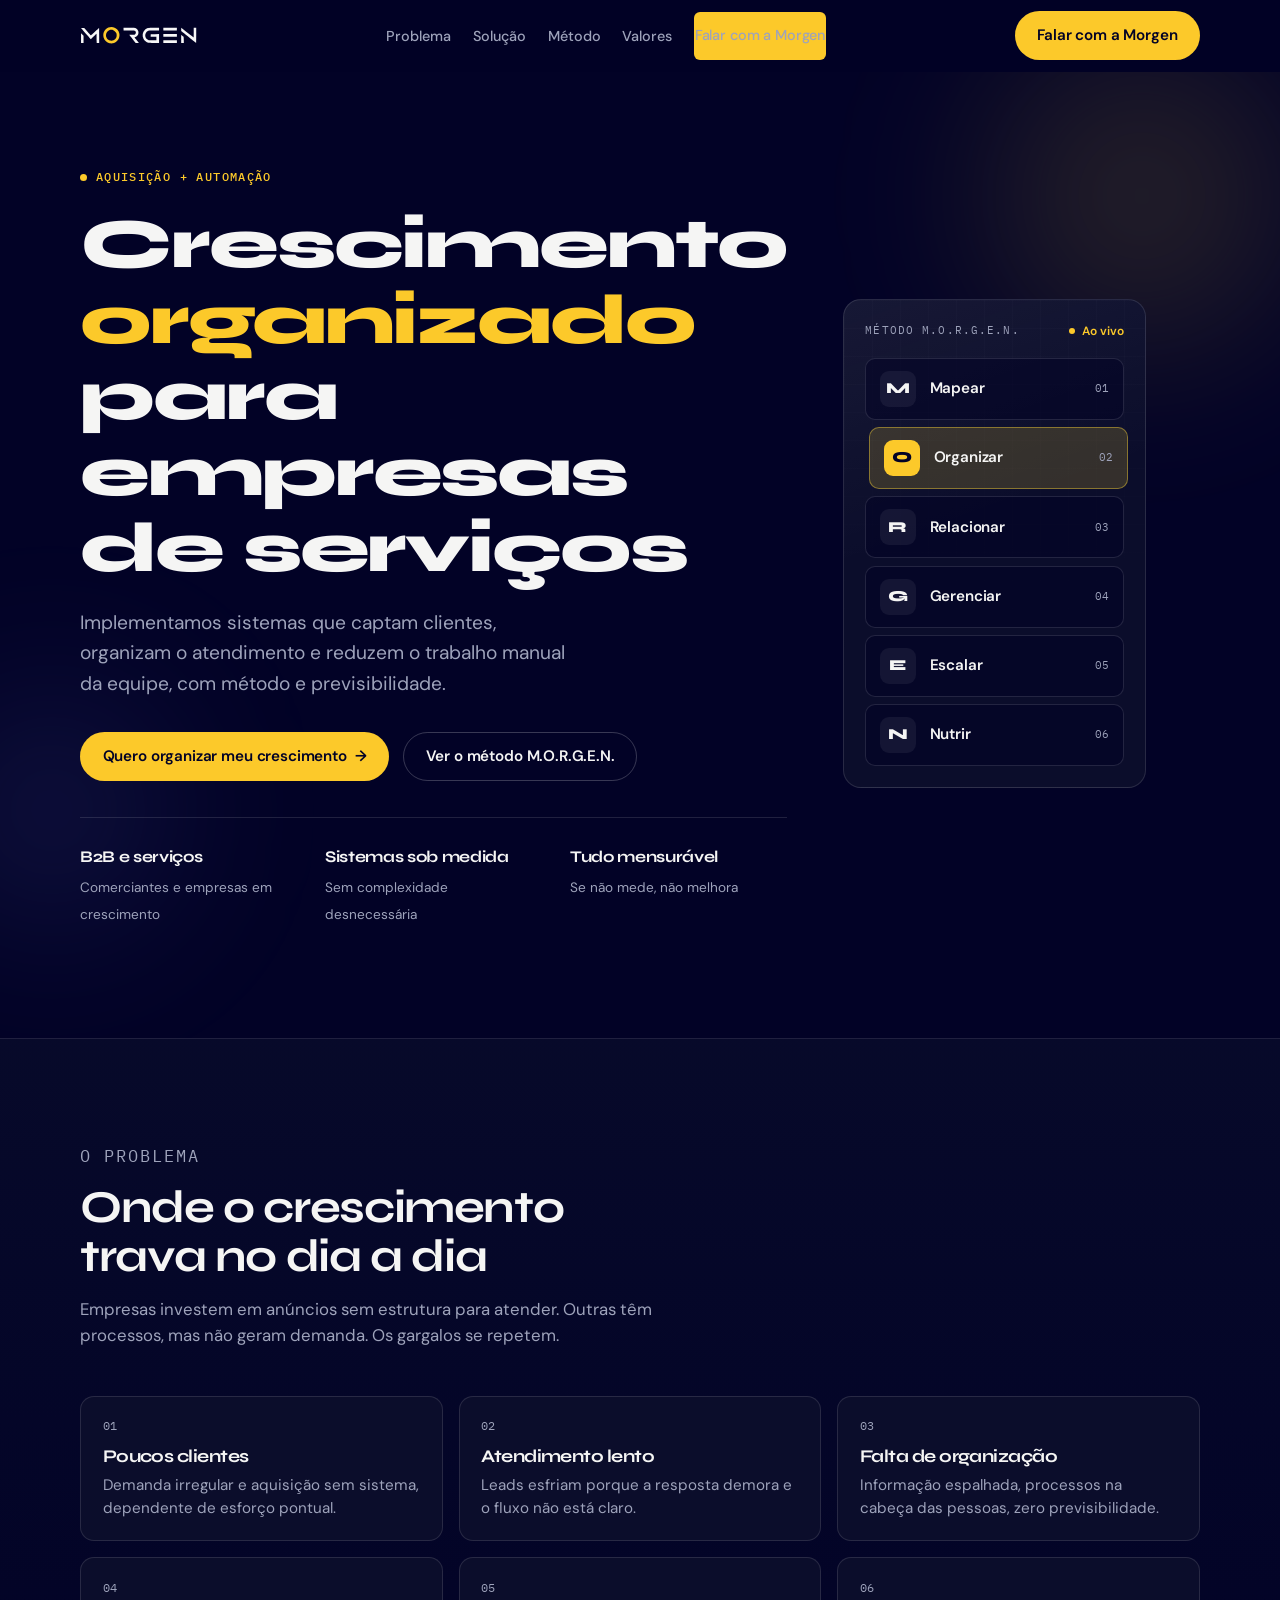
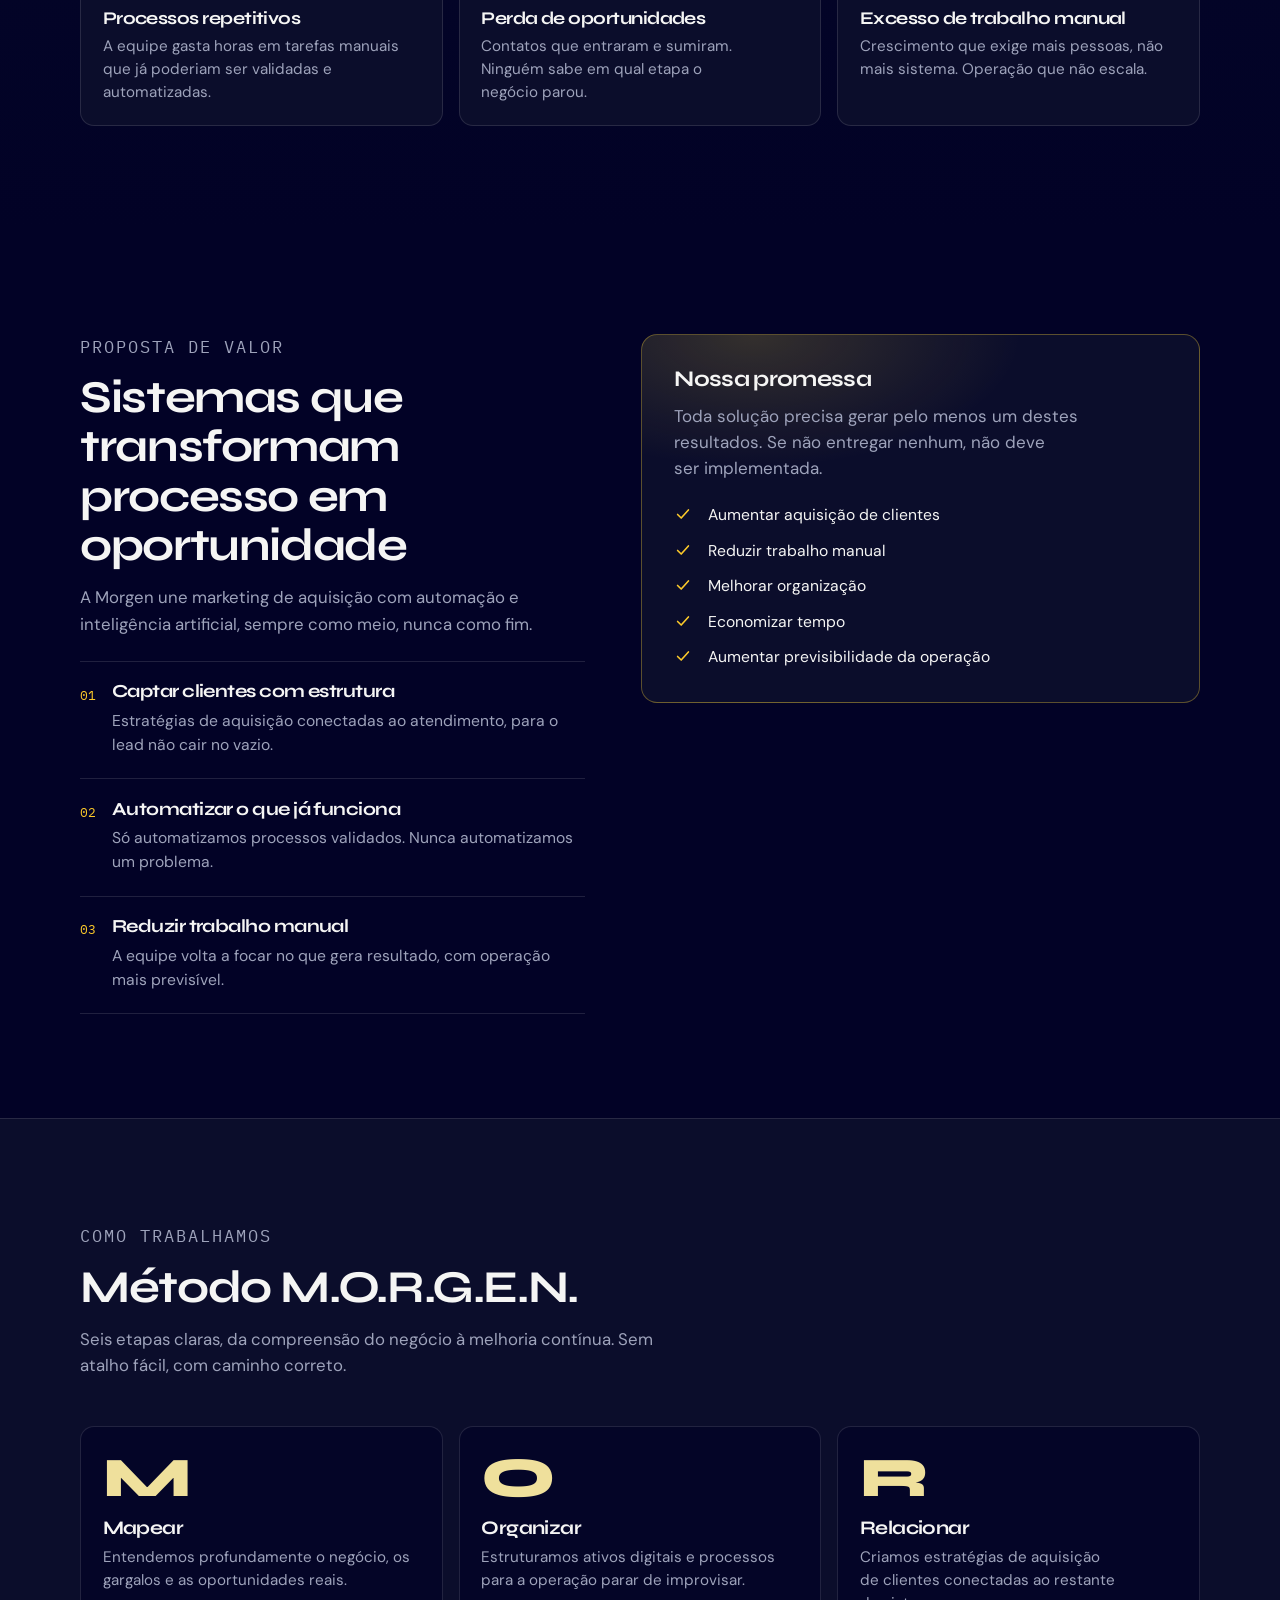
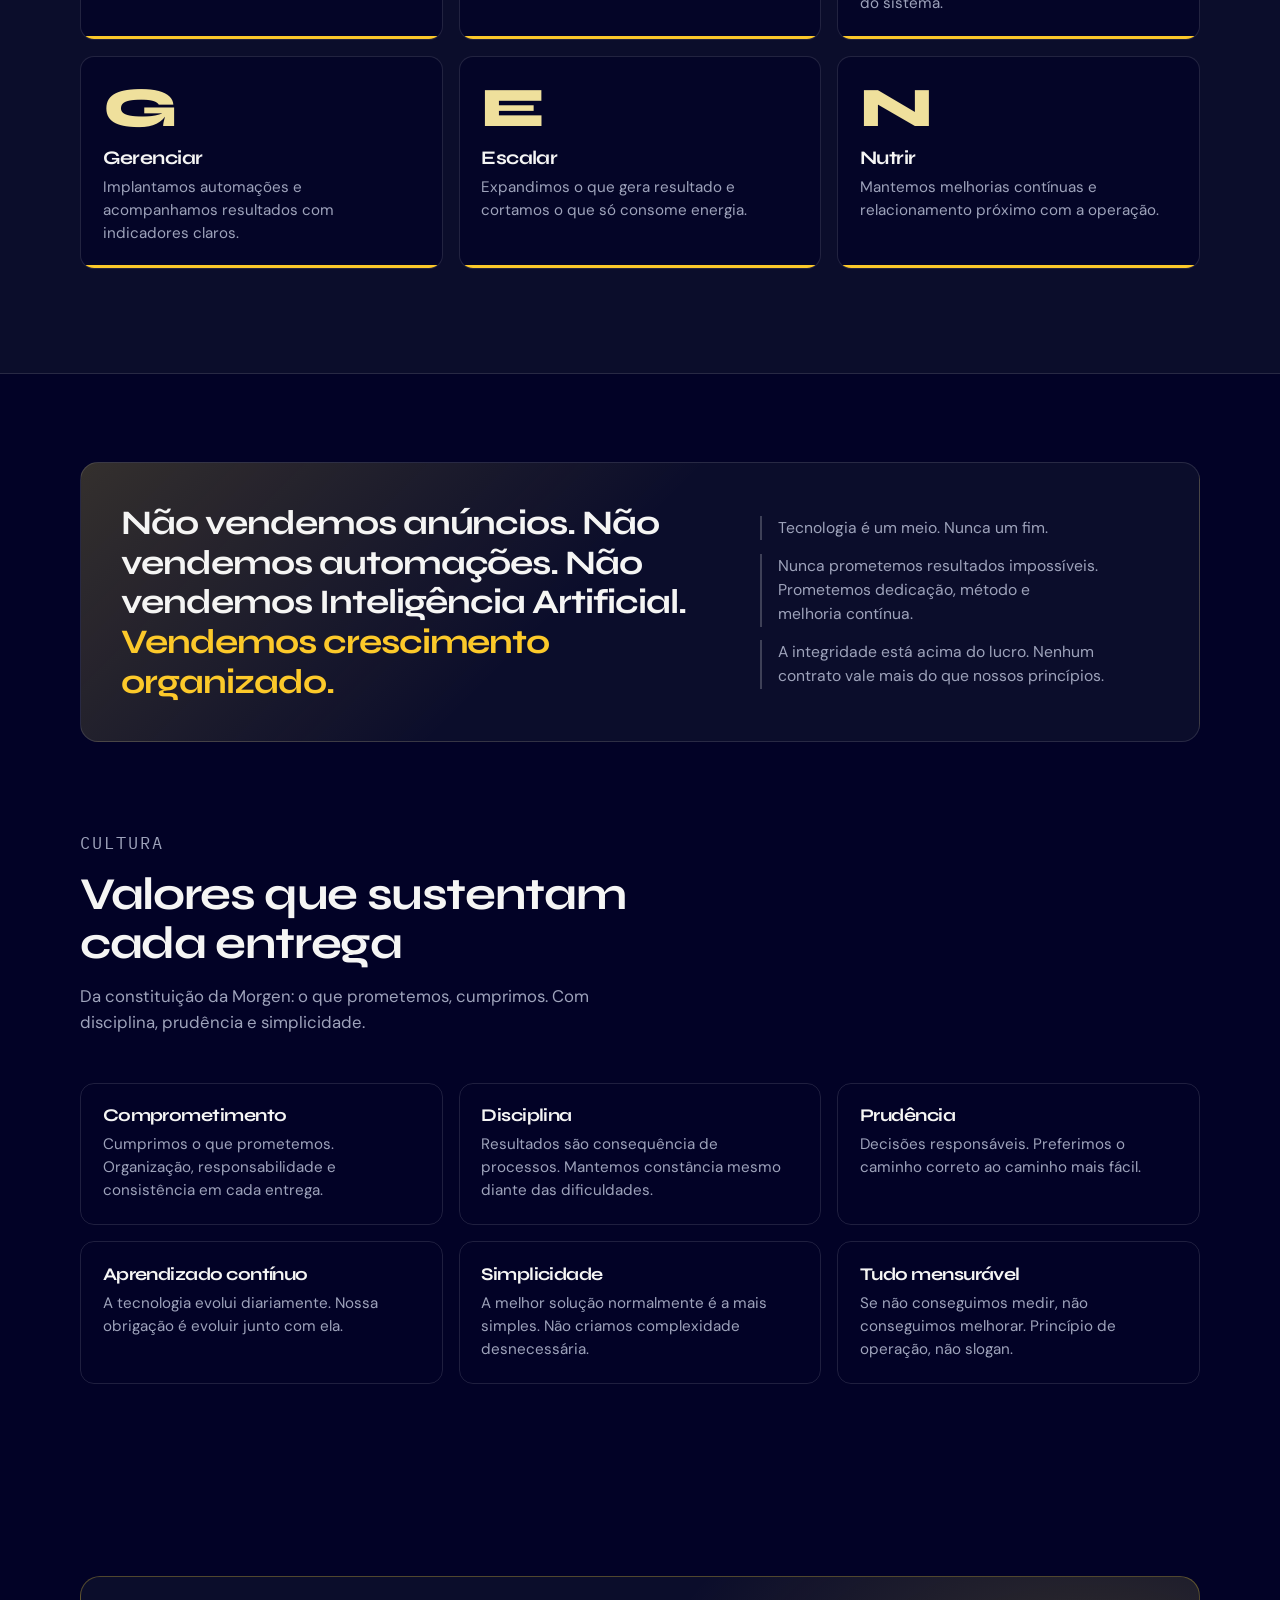
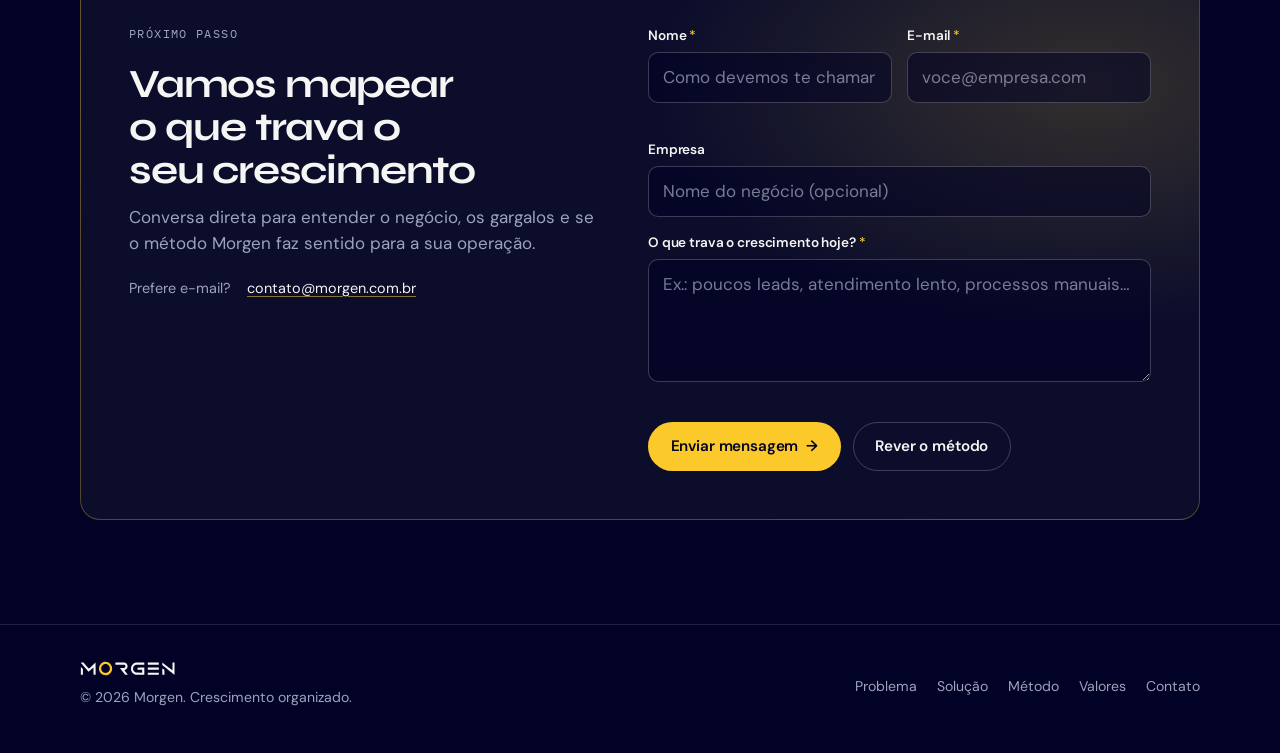
<file: morgen-landing.html>
<!DOCTYPE html>
<html lang="pt-BR">
<head>
  <meta charset="utf-8" />
  <meta name="viewport" content="width=device-width, initial-scale=1" />
  <title>Morgen · Crescimento organizado</title>
  <meta name="description" content="Sistemas que unem aquisição de clientes e automação para empresas de serviços crescerem com menos trabalho manual." />
  <meta name="theme-color" content="#020226" />
  <meta name="color-scheme" content="dark" />
  <link rel="preconnect" href="https://fonts.googleapis.com" />
  <link rel="preconnect" href="https://fonts.gstatic.com" crossorigin />
  <link href="https://fonts.googleapis.com/css2?family=DM+Sans:ital,opsz,wght@0,9..40,400;0,9..40,500;0,9..40,600;0,9..40,700;1,9..40,400&family=IBM+Plex+Mono:wght@400;500&family=Syne:wght@600;700;800&display=swap" rel="stylesheet" />
  <style>
    :root {
      --bg: oklch(13% 0.05 275);
      --bg-deep: #020226;
      --surface: oklch(18% 0.06 275);
      --surface-2: oklch(22% 0.055 275);
      --fg: oklch(97% 0.002 100);
      --muted: oklch(72% 0.035 275);
      --border: color-mix(in oklch, var(--fg) 12%, transparent);
      --border-strong: color-mix(in oklch, var(--fg) 22%, transparent);
      --accent: oklch(85% 0.16 95);
      --accent-hex: #fcc92a;
      --accent-soft: color-mix(in oklch, var(--accent) 18%, transparent);
      --accent-glow: color-mix(in oklch, var(--accent) 28%, transparent);
      --danger: oklch(68% 0.17 25);
      --danger-soft: oklch(55% 0.12 25 / 0.16);
      --success: oklch(78% 0.14 145);
      --success-soft: oklch(55% 0.12 145 / 0.16);
      --font-display: "Syne", system-ui, sans-serif;
      --font-body: "DM Sans", system-ui, sans-serif;
      --font-mono: "IBM Plex Mono", ui-monospace, monospace;
      --radius: 14px;
      --radius-sm: 10px;
      --max: 1120px;
      --ease: cubic-bezier(0.23, 1, 0.32, 1);
      --nav-h: 72px;
      --focus: 0 0 0 2px var(--bg-deep), 0 0 0 4px var(--accent-hex);
    }

    *, *::before, *::after { box-sizing: border-box; }
    html { scroll-behavior: smooth; }
    @media (prefers-reduced-motion: reduce) {
      html { scroll-behavior: auto; }
      *, *::before, *::after {
        animation-duration: 0.01ms !important;
        animation-iteration-count: 1 !important;
        transition-duration: 0.01ms !important;
      }
      .reveal { opacity: 1 !important; transform: none !important; }
    }

    body {
      margin: 0;
      font-family: var(--font-body);
      font-size: 17px;
      line-height: 1.55;
      color: var(--fg);
      background: var(--bg-deep);
      -webkit-font-smoothing: antialiased;
      overflow-x: hidden;
    }
    body.menu-open { overflow: hidden; }

    ::selection {
      background: color-mix(in oklch, var(--accent) 45%, transparent);
      color: var(--fg);
    }

    img, svg { display: block; max-width: 100%; }
    a { color: inherit; text-decoration: none; }
    button { font: inherit; cursor: pointer; border: 0; background: none; color: inherit; }
    input, textarea {
      font: inherit;
      color: inherit;
      background: transparent;
      border: 0;
      margin: 0;
      width: 100%;
    }
    h1, h2, h3 {
      font-family: var(--font-display);
      font-weight: 700;
      line-height: 1.08;
      letter-spacing: -0.03em;
      text-wrap: balance;
      margin: 0;
    }
    p { margin: 0; text-wrap: pretty; }

    :focus { outline: none; }
    :focus-visible {
      outline: 2px solid var(--accent-hex);
      outline-offset: 3px;
    }

    .skip-link {
      position: absolute;
      top: 0.75rem;
      left: 0.75rem;
      z-index: 200;
      padding: 0.65rem 1rem;
      border-radius: 999px;
      background: var(--accent-hex);
      color: var(--bg-deep);
      font-weight: 700;
      font-size: 0.9rem;
      transform: translateY(-160%);
      transition: transform 0.2s var(--ease);
    }
    .skip-link:focus {
      transform: none;
      outline: 2px solid var(--fg);
      outline-offset: 3px;
    }

    .wrap {
      width: min(100% - 2rem, var(--max));
      margin-inline: auto;
    }
    @media (min-width: 720px) {
      .wrap { width: min(100% - 2.5rem, var(--max)); }
    }

    .scroll-progress {
      position: fixed;
      top: 0; left: 0;
      height: 2px;
      width: 0%;
      background: var(--accent-hex);
      z-index: 100;
      pointer-events: none;
    }

    /* —— Nav —— */
    .nav {
      position: sticky;
      top: 0;
      z-index: 50;
      height: var(--nav-h);
      display: flex;
      align-items: center;
      border-bottom: 1px solid transparent;
      background: color-mix(in oklch, var(--bg-deep) 72%, transparent);
      backdrop-filter: blur(16px);
      -webkit-backdrop-filter: blur(16px);
      transition: border-color 0.3s var(--ease), background 0.3s var(--ease);
    }
    .nav.is-scrolled {
      border-bottom-color: var(--border);
      background: color-mix(in oklch, var(--bg-deep) 92%, transparent);
    }
    .nav-inner {
      width: min(100% - 2rem, var(--max));
      margin-inline: auto;
      display: flex;
      align-items: center;
      justify-content: space-between;
      gap: 1rem;
    }
    @media (min-width: 720px) {
      .nav-inner { width: min(100% - 2.5rem, var(--max)); gap: 1.5rem; }
    }
    .logo {
      display: flex;
      align-items: center;
      border-radius: 8px;
    }
    .logo:focus-visible { outline-offset: 4px; }
    .logo-mark { width: 110px; height: auto; }
    @media (min-width: 720px) { .logo-mark { width: 118px; } }
    .logo-mark svg { width: 100%; height: auto; }
    .nav-links {
      display: flex;
      align-items: center;
      gap: 0.25rem 1.35rem;
      list-style: none;
      margin: 0;
      padding: 0;
    }
    .nav-links a {
      font-size: 0.9rem;
      font-weight: 500;
      color: var(--muted);
      transition: color 0.2s var(--ease);
      border-radius: 6px;
      padding: 0.2rem 0;
    }
    .nav-links a:hover,
    .nav-links a[aria-current="true"] { color: var(--fg); }
    .nav-links a[aria-current="true"] {
      box-shadow: inset 0 -2px 0 var(--accent-hex);
    }
    .nav-actions {
      display: flex;
      align-items: center;
      gap: 0.65rem;
    }
    .nav-cta { display: none; }
    @media (min-width: 880px) {
      .nav-cta { display: inline-flex; }
    }
    @media (max-width: 720px) {
      .nav-links { display: none; }
    }

    .menu-btn {
      display: none;
      width: 44px;
      height: 44px;
      place-items: center;
      border-radius: 10px;
      border: 1px solid var(--border);
      transition: border-color 0.2s var(--ease), background 0.2s var(--ease);
    }
    .menu-btn:hover {
      border-color: var(--border-strong);
      background: color-mix(in oklch, var(--fg) 4%, transparent);
    }
    .menu-btn .icon-close { display: none; }
    .menu-btn[aria-expanded="true"] .icon-open { display: none; }
    .menu-btn[aria-expanded="true"] .icon-close { display: block; }
    @media (max-width: 720px) {
      .menu-btn { display: grid; }
      .nav-links.is-open {
        display: flex;
        position: fixed;
        top: var(--nav-h);
        left: 0;
        right: 0;
        bottom: 0;
        flex-direction: column;
        align-items: stretch;
        gap: 0;
        padding: 0.5rem 1.25rem 1.5rem;
        background: color-mix(in oklch, var(--bg-deep) 97%, transparent);
        border-bottom: 1px solid var(--border);
        backdrop-filter: blur(18px);
        -webkit-backdrop-filter: blur(18px);
        overflow-y: auto;
        z-index: 40;
        animation: menu-in 0.22s var(--ease);
      }
      .nav-links.is-open li { list-style: none; }
      .nav-links.is-open a {
        display: block;
        padding: 1rem 0.25rem;
        border-bottom: 1px solid var(--border);
        font-size: 1.05rem;
        box-shadow: none;
      }
      .nav-links.is-open .nav-cta-mobile {
        display: inline-flex;
        margin-top: 1rem;
        width: 100%;
        border-bottom: 0;
        justify-content: center;
      }
    }
    @keyframes menu-in {
      from { opacity: 0; transform: translateY(-6px); }
      to { opacity: 1; transform: none; }
    }
    .nav-cta-mobile { display: none; }

    /* —— Buttons —— */
    .btn {
      display: inline-flex;
      align-items: center;
      justify-content: center;
      gap: 0.5rem;
      min-height: 48px;
      padding: 0.75rem 1.35rem;
      border-radius: 999px;
      font-weight: 600;
      font-size: 0.95rem;
      letter-spacing: -0.01em;
      border: 1px solid transparent;
      transition:
        transform 0.25s var(--ease),
        background 0.2s var(--ease),
        box-shadow 0.25s var(--ease),
        color 0.2s var(--ease),
        border-color 0.2s var(--ease),
        opacity 0.2s var(--ease);
    }
    .btn:active:not(:disabled) { transform: scale(0.98); }
    .btn:disabled {
      opacity: 0.55;
      cursor: not-allowed;
      transform: none;
      box-shadow: none;
    }
    .btn-primary {
      background: var(--accent-hex);
      color: #020226;
    }
    @media (hover: hover) {
      .btn-primary:hover:not(:disabled) {
        transform: translateY(-2px);
        box-shadow: 0 12px 32px var(--accent-glow);
      }
      .btn-ghost:hover:not(:disabled) {
        border-color: color-mix(in oklch, var(--fg) 40%, transparent);
        background: color-mix(in oklch, var(--fg) 4%, transparent);
        transform: translateY(-2px);
      }
      .btn:hover:not(:disabled) .btn-arrow { transform: translateX(3px); }
    }
    .btn-primary:focus-visible {
      outline: none;
      box-shadow: var(--focus);
    }
    .btn-ghost {
      border-color: var(--border-strong);
      color: var(--fg);
      background: transparent;
    }
    .btn-ghost:focus-visible {
      outline: none;
      box-shadow: var(--focus);
    }
    .btn-arrow {
      display: inline-block;
      transition: transform 0.25s var(--ease);
    }
    .btn-spinner {
      width: 1em;
      height: 1em;
      border: 2px solid color-mix(in oklch, var(--bg-deep) 35%, transparent);
      border-top-color: var(--bg-deep);
      border-radius: 50%;
      animation: spin 0.7s linear infinite;
    }
    @keyframes spin { to { transform: rotate(360deg); } }

    /* —— Hero —— */
    .hero {
      position: relative;
      padding: clamp(2.75rem, 7vw, 6.5rem) 0 clamp(3.5rem, 9vw, 7rem);
      overflow: hidden;
    }
    .hero-orb {
      position: absolute;
      border-radius: 50%;
      pointer-events: none;
      filter: blur(72px);
      opacity: 0.55;
      animation: float-orb 10s ease-in-out infinite;
    }
    .hero-orb-1 {
      width: min(52vw, 480px);
      height: min(52vw, 480px);
      background: radial-gradient(circle, color-mix(in oklch, var(--accent) 35%, transparent) 0%, transparent 70%);
      top: -12%;
      right: -8%;
    }
    .hero-orb-2 {
      width: min(40vw, 360px);
      height: min(40vw, 360px);
      background: radial-gradient(circle, color-mix(in oklch, oklch(45% 0.12 275) 50%, transparent) 0%, transparent 70%);
      bottom: 5%;
      left: -10%;
      animation-delay: -4s;
    }
    @keyframes float-orb {
      0%, 100% { transform: translateY(0) scale(1); }
      50% { transform: translateY(-28px) scale(1.04); }
    }
    .hero-grid {
      position: relative;
      display: grid;
      gap: clamp(2.25rem, 5vw, 4rem);
      align-items: center;
    }
    @media (min-width: 960px) {
      .hero-grid {
        grid-template-columns: 1.15fr 0.85fr;
        gap: 3.5rem;
      }
    }
    .kicker {
      display: inline-flex;
      align-items: center;
      gap: 0.55rem;
      font-family: var(--font-mono);
      font-size: 0.72rem;
      font-weight: 500;
      letter-spacing: 0.12em;
      text-transform: uppercase;
      color: var(--accent-hex);
      margin-bottom: 1.25rem;
    }
    .kicker-dot {
      width: 7px;
      height: 7px;
      border-radius: 50%;
      background: var(--accent-hex);
      box-shadow: 0 0 0 0 var(--accent-glow);
      animation: pulse-dot 2.2s var(--ease) infinite;
    }
    @keyframes pulse-dot {
      0%, 100% { box-shadow: 0 0 0 0 var(--accent-glow); }
      50% { box-shadow: 0 0 0 8px transparent; }
    }
    .hero h1 {
      font-size: clamp(2.45rem, 6vw, 4.4rem);
      font-weight: 800;
      max-width: 14ch;
      margin-bottom: 1.35rem;
    }
    .hero h1 .gold { color: var(--accent-hex); }
    .hero-lead {
      font-size: clamp(1.05rem, 1.6vw, 1.2rem);
      color: var(--muted);
      max-width: 38ch;
      margin-bottom: 2rem;
      line-height: 1.6;
    }
    .hero-actions {
      display: flex;
      flex-wrap: wrap;
      gap: 0.85rem;
      margin-bottom: 2.25rem;
    }
    .hero-meta {
      display: grid;
      gap: 1.15rem 1.75rem;
      padding-top: 1.6rem;
      border-top: 1px solid var(--border);
    }
    @media (min-width: 540px) {
      .hero-meta {
        grid-template-columns: repeat(3, minmax(0, 1fr));
      }
    }
    .hero-meta strong {
      display: block;
      font-family: var(--font-display);
      font-size: 1.02rem;
      font-weight: 700;
      letter-spacing: -0.02em;
      margin-bottom: 0.25rem;
    }
    .hero-meta span {
      font-size: 0.85rem;
      color: var(--muted);
      line-height: 1.4;
    }

    .hero-panel {
      position: relative;
      border: 1px solid var(--border);
      border-radius: calc(var(--radius) + 4px);
      background:
        linear-gradient(160deg, color-mix(in oklch, var(--fg) 5%, transparent) 0%, transparent 45%),
        var(--surface);
      padding: 1.25rem;
      overflow: hidden;
    }
    @media (min-width: 960px) {
      .hero-panel { padding: 1.35rem; }
    }
    .hero-panel::before {
      content: "";
      position: absolute;
      inset: 0;
      background:
        linear-gradient(to right, color-mix(in oklch, var(--fg) 4%, transparent) 1px, transparent 1px),
        linear-gradient(to bottom, color-mix(in oklch, var(--fg) 4%, transparent) 1px, transparent 1px);
      background-size: 28px 28px;
      mask-image: linear-gradient(180deg, rgba(0,0,0,0.45), transparent 80%);
      pointer-events: none;
    }
    .panel-head {
      position: relative;
      display: flex;
      align-items: center;
      justify-content: space-between;
      gap: 0.75rem;
      margin-bottom: 1.1rem;
    }
    .panel-label {
      font-family: var(--font-mono);
      font-size: 0.7rem;
      letter-spacing: 0.1em;
      text-transform: uppercase;
      color: var(--muted);
    }
    .panel-live {
      display: inline-flex;
      align-items: center;
      gap: 0.4rem;
      font-size: 0.75rem;
      font-weight: 600;
      color: var(--accent-hex);
    }
    .panel-live .dot {
      width: 6px;
      height: 6px;
      border-radius: 50%;
      background: var(--accent-hex);
      animation: pulse-dot 1.8s var(--ease) infinite;
    }
    .method-mini {
      position: relative;
      display: grid;
      gap: 0.45rem;
    }
    .method-row {
      display: grid;
      grid-template-columns: 36px 1fr auto;
      align-items: center;
      gap: 0.85rem;
      padding: 0.75rem 0.85rem;
      border-radius: var(--radius-sm);
      border: 1px solid var(--border);
      background: color-mix(in oklch, var(--bg-deep) 55%, transparent);
      transition: border-color 0.25s var(--ease), background 0.25s var(--ease), transform 0.25s var(--ease);
      text-align: left;
      width: 100%;
      cursor: default;
    }
    .method-row.is-active {
      border-color: color-mix(in oklch, var(--accent) 45%, transparent);
      background: var(--accent-soft);
      transform: translateX(4px);
    }
    .method-row:focus-visible {
      outline: none;
      box-shadow: var(--focus);
    }
    .method-row .letter {
      width: 36px;
      height: 36px;
      display: grid;
      place-items: center;
      border-radius: 9px;
      font-family: var(--font-display);
      font-weight: 800;
      font-size: 0.95rem;
      background: color-mix(in oklch, var(--fg) 6%, transparent);
      color: var(--fg);
    }
    .method-row.is-active .letter {
      background: var(--accent-hex);
      color: #020226;
    }
    .method-row .name {
      font-weight: 600;
      font-size: 0.95rem;
      letter-spacing: -0.01em;
    }
    .method-row .step {
      font-family: var(--font-mono);
      font-size: 0.7rem;
      color: var(--muted);
    }

    /* —— Sections —— */
    section { position: relative; scroll-margin-top: calc(var(--nav-h) + 12px); }
    .section { padding: clamp(3.75rem, 8.5vw, 6.5rem) 0; }
    .section-head {
      max-width: 36rem;
      margin-bottom: clamp(1.85rem, 4vw, 3rem);
    }
    .section-head h2 {
      font-size: clamp(1.85rem, 3.6vw, 2.85rem);
      margin-bottom: 0.9rem;
    }
    .section-head p {
      color: var(--muted);
      font-size: 1.05rem;
    }
    .eyebrow {
      font-family: var(--font-mono);
      font-size: 0.72rem;
      letter-spacing: 0.12em;
      text-transform: uppercase;
      color: var(--accent-hex);
      margin-bottom: 0.85rem;
    }

    /* —— Problem —— */
    .problem {
      border-top: 1px solid var(--border);
      background: linear-gradient(180deg, color-mix(in oklch, var(--surface) 70%, var(--bg-deep)) 0%, var(--bg-deep) 100%);
    }
    .problem-grid {
      display: grid;
      gap: 0.9rem;
    }
    @media (min-width: 640px) {
      .problem-grid { grid-template-columns: repeat(2, 1fr); gap: 1rem; }
    }
    @media (min-width: 1000px) {
      .problem-grid { grid-template-columns: repeat(3, 1fr); }
    }
    .problem-card {
      padding: 1.3rem 1.35rem;
      border: 1px solid var(--border);
      border-radius: var(--radius);
      background: var(--surface);
      transition: transform 0.3s var(--ease), border-color 0.3s var(--ease);
      height: 100%;
    }
    @media (hover: hover) {
      .problem-card:hover {
        transform: translateY(-3px);
        border-color: var(--border-strong);
      }
    }
    .problem-card .idx {
      font-family: var(--font-mono);
      font-size: 0.72rem;
      color: var(--muted);
      margin-bottom: 0.75rem;
    }
    .problem-card h3 {
      font-size: 1.12rem;
      margin-bottom: 0.45rem;
    }
    .problem-card p {
      font-size: 0.95rem;
      color: var(--muted);
      line-height: 1.5;
    }

    /* —— Value —— */
    .value-layout {
      display: grid;
      gap: 2.25rem;
    }
    @media (min-width: 900px) {
      .value-layout {
        grid-template-columns: 0.95fr 1.05fr;
        align-items: start;
        gap: 3.5rem;
      }
    }
    .value-item {
      display: grid;
      grid-template-columns: auto 1fr;
      gap: 1rem;
      padding: 1.3rem 0;
      border-bottom: 1px solid var(--border);
    }
    .value-item:first-child { border-top: 1px solid var(--border); }
    .value-num {
      font-family: var(--font-mono);
      font-size: 0.8rem;
      color: var(--accent-hex);
      padding-top: 0.2rem;
    }
    .value-item h3 {
      font-size: 1.15rem;
      margin-bottom: 0.4rem;
    }
    .value-item p {
      color: var(--muted);
      font-size: 0.98rem;
    }
    .promise-box {
      border: 1px solid color-mix(in oklch, var(--accent) 35%, transparent);
      border-radius: calc(var(--radius) + 2px);
      background:
        radial-gradient(ellipse 80% 60% at 20% 0%, var(--accent-soft), transparent 60%),
        var(--surface);
      padding: clamp(1.45rem, 3vw, 2rem);
      position: sticky;
      top: calc(var(--nav-h) + 1rem);
    }
    .promise-box h3 {
      font-size: 1.4rem;
      margin-bottom: 0.75rem;
    }
    .promise-box > p {
      color: var(--muted);
      margin-bottom: 1.35rem;
    }
    .promise-list {
      list-style: none;
      margin: 0;
      padding: 0;
      display: grid;
      gap: 0.7rem;
    }
    .promise-list li {
      display: grid;
      grid-template-columns: 22px 1fr;
      gap: 0.7rem;
      align-items: start;
      font-size: 0.98rem;
    }
    .promise-list li svg {
      width: 18px;
      height: 18px;
      margin-top: 2px;
      color: var(--accent-hex);
      flex-shrink: 0;
    }

    /* —— Method —— */
    .method {
      border-top: 1px solid var(--border);
      border-bottom: 1px solid var(--border);
      background: var(--surface);
    }
    .method-board {
      display: grid;
      gap: 0.9rem;
    }
    @media (min-width: 640px) {
      .method-board { grid-template-columns: repeat(2, 1fr); gap: 1rem; }
    }
    @media (min-width: 1000px) {
      .method-board { grid-template-columns: repeat(3, 1fr); }
    }
    .method-card {
      position: relative;
      padding: 1.45rem 1.35rem 1.5rem;
      border-radius: var(--radius);
      border: 1px solid var(--border);
      background: color-mix(in oklch, var(--bg-deep) 65%, transparent);
      min-height: 176px;
      overflow: hidden;
      transition: transform 0.3s var(--ease), border-color 0.3s var(--ease), box-shadow 0.3s var(--ease);
      height: 100%;
    }
    @media (hover: hover) {
      .method-card:hover {
        transform: translateY(-4px);
        border-color: color-mix(in oklch, var(--accent) 40%, transparent);
        box-shadow: 0 16px 40px rgba(0, 0, 0, 0.28);
      }
    }
    .method-card .big-letter {
      font-family: var(--font-display);
      font-weight: 800;
      font-size: clamp(2.8rem, 5vw, 3.5rem);
      line-height: 1;
      letter-spacing: -0.04em;
      color: color-mix(in oklch, var(--accent) 55%, var(--fg));
      margin-bottom: 0.75rem;
    }
    .method-card h3 {
      font-size: 1.2rem;
      margin-bottom: 0.45rem;
    }
    .method-card p {
      font-size: 0.95rem;
      color: var(--muted);
      line-height: 1.5;
    }
    .method-card .bar {
      position: absolute;
      left: 0;
      bottom: 0;
      height: 3px;
      width: 0;
      background: var(--accent-hex);
      transition: width 0.7s var(--ease);
    }
    .method-card.is-inview .bar { width: 100%; }

    /* —— Philosophy —— */
    .philosophy {
      padding: clamp(3.25rem, 7.5vw, 5.5rem) 0;
    }
    .philosophy-inner {
      display: grid;
      gap: 1.5rem;
      padding: clamp(1.6rem, 4vw, 2.5rem);
      border-radius: calc(var(--radius) + 4px);
      border: 1px solid var(--border);
      background:
        linear-gradient(135deg, var(--accent-soft), transparent 45%),
        var(--surface);
    }
    @media (min-width: 800px) {
      .philosophy-inner {
        grid-template-columns: 1.2fr 0.8fr;
        align-items: center;
        gap: 2.5rem;
      }
    }
    .philosophy blockquote {
      margin: 0;
      font-family: var(--font-display);
      font-size: clamp(1.45rem, 3.1vw, 2.15rem);
      font-weight: 700;
      letter-spacing: -0.03em;
      line-height: 1.15;
    }
    .philosophy blockquote span { color: var(--accent-hex); }
    .philosophy-aside {
      display: grid;
      gap: 0.85rem;
    }
    .philosophy-aside p {
      font-size: 0.98rem;
      color: var(--muted);
      padding-left: 1rem;
      border-left: 2px solid var(--border-strong);
    }

    /* —— Values —— */
    .values {
      padding-top: 0;
    }
    .values-grid {
      display: grid;
      gap: 0.9rem;
    }
    @media (min-width: 640px) {
      .values-grid { grid-template-columns: repeat(2, 1fr); gap: 1rem; }
    }
    @media (min-width: 1000px) {
      .values-grid { grid-template-columns: repeat(3, 1fr); }
    }
    .value-card {
      padding: 1.4rem 1.35rem;
      border-radius: var(--radius);
      border: 1px solid var(--border);
      background: transparent;
      transition: background 0.25s var(--ease), border-color 0.25s var(--ease);
      height: 100%;
    }
    @media (hover: hover) {
      .value-card:hover {
        background: var(--surface);
        border-color: var(--border-strong);
      }
    }
    .value-card h3 {
      font-size: 1.12rem;
      margin-bottom: 0.5rem;
    }
    .value-card p {
      font-size: 0.95rem;
      color: var(--muted);
      line-height: 1.5;
    }

    /* —— CTA + form —— */
    .cta {
      padding: clamp(3.25rem, 7.5vw, 5.5rem) 0 clamp(4rem, 9vw, 6.5rem);
    }
    .cta-panel {
      position: relative;
      overflow: hidden;
      border-radius: calc(var(--radius) + 6px);
      border: 1px solid color-mix(in oklch, var(--accent) 30%, transparent);
      background:
        radial-gradient(ellipse 70% 80% at 90% 20%, var(--accent-soft), transparent 55%),
        var(--surface);
      padding: clamp(1.75rem, 4.5vw, 3rem);
      display: grid;
      gap: 2rem;
    }
    @media (min-width: 900px) {
      .cta-panel {
        grid-template-columns: 1fr 1.05fr;
        align-items: start;
        gap: 2.5rem;
      }
    }
    .cta-copy h2 {
      font-size: clamp(1.75rem, 3.3vw, 2.5rem);
      max-width: 16ch;
      margin-bottom: 0.75rem;
    }
    .cta-copy > p {
      color: var(--muted);
      max-width: 42ch;
      margin-bottom: 1.25rem;
    }
    .cta-alt {
      display: flex;
      flex-wrap: wrap;
      gap: 0.65rem 1rem;
      align-items: center;
      font-size: 0.9rem;
      color: var(--muted);
    }
    .cta-alt a {
      color: var(--fg);
      text-decoration: underline;
      text-decoration-color: color-mix(in oklch, var(--accent) 55%, transparent);
      text-underline-offset: 3px;
      border-radius: 4px;
    }
    .cta-alt a:hover { color: var(--accent-hex); }

    .contact-form {
      display: grid;
      gap: 0.95rem;
    }
    .field {
      display: grid;
      gap: 0.4rem;
    }
    .field-row {
      display: grid;
      gap: 0.95rem;
    }
    @media (min-width: 560px) {
      .field-row { grid-template-columns: 1fr 1fr; }
    }
    .field label {
      font-size: 0.85rem;
      font-weight: 600;
      letter-spacing: -0.01em;
    }
    .field .req {
      color: var(--accent-hex);
      font-weight: 500;
    }
    .field-control {
      min-height: 48px;
      padding: 0.7rem 0.9rem;
      border-radius: var(--radius-sm);
      border: 1px solid var(--border-strong);
      background: color-mix(in oklch, var(--bg-deep) 55%, transparent);
      transition: border-color 0.2s var(--ease), background 0.2s var(--ease), box-shadow 0.2s var(--ease);
    }
    textarea.field-control {
      min-height: 112px;
      resize: vertical;
      line-height: 1.45;
    }
    .field-control::placeholder { color: color-mix(in oklch, var(--muted) 75%, transparent); }
    .field-control:hover { border-color: color-mix(in oklch, var(--fg) 35%, transparent); }
    .field-control:focus {
      outline: none;
      border-color: color-mix(in oklch, var(--accent) 55%, transparent);
      box-shadow: 0 0 0 3px var(--accent-soft);
      background: color-mix(in oklch, var(--bg-deep) 70%, transparent);
    }
    .field.is-invalid .field-control {
      border-color: color-mix(in oklch, var(--danger) 70%, transparent);
      box-shadow: 0 0 0 3px var(--danger-soft);
    }
    .field-error {
      font-size: 0.8rem;
      color: color-mix(in oklch, var(--danger) 90%, var(--fg));
      min-height: 1.1em;
    }
    .form-actions {
      display: flex;
      flex-wrap: wrap;
      gap: 0.75rem;
      align-items: center;
      margin-top: 0.25rem;
    }
    .form-status {
      border-radius: var(--radius-sm);
      padding: 0.85rem 1rem;
      font-size: 0.92rem;
      line-height: 1.45;
      display: none;
    }
    .form-status.is-visible { display: block; }
    .form-status.is-success {
      background: var(--success-soft);
      border: 1px solid color-mix(in oklch, var(--success) 40%, transparent);
      color: color-mix(in oklch, var(--success) 80%, var(--fg));
    }
    .form-status.is-error {
      background: var(--danger-soft);
      border: 1px solid color-mix(in oklch, var(--danger) 40%, transparent);
      color: color-mix(in oklch, var(--danger) 85%, var(--fg));
    }
    .form-status.is-loading {
      background: color-mix(in oklch, var(--fg) 5%, transparent);
      border: 1px solid var(--border);
      color: var(--muted);
    }

    /* —— Footer —— */
    footer {
      border-top: 1px solid var(--border);
      padding: 2.25rem 0 2.75rem;
    }
    .footer-inner {
      display: flex;
      flex-wrap: wrap;
      gap: 1.25rem 2rem;
      align-items: center;
      justify-content: space-between;
    }
    .footer-brand .logo-mark {
      width: 96px;
      margin-bottom: 0.65rem;
    }
    .footer-copy {
      font-size: 0.88rem;
      color: var(--muted);
    }
    .footer-nav {
      display: flex;
      flex-wrap: wrap;
      gap: 0.85rem 1.25rem;
      list-style: none;
      margin: 0;
      padding: 0;
    }
    .footer-nav a {
      font-size: 0.88rem;
      color: var(--muted);
      transition: color 0.2s var(--ease);
      border-radius: 4px;
    }
    .footer-nav a:hover { color: var(--fg); }

    /* —— Reveals —— */
    .reveal {
      opacity: 0;
      transform: translateY(24px);
      transition: opacity 0.65s var(--ease), transform 0.65s var(--ease);
    }
    .reveal.is-visible {
      opacity: 1;
      transform: none;
    }
    .reveal-delay-1 { transition-delay: 0.07s; }
    .reveal-delay-2 { transition-delay: 0.14s; }
    .reveal-delay-3 { transition-delay: 0.21s; }
    .reveal-delay-4 { transition-delay: 0.28s; }
  </style>
</head>
<body>
  <a class="skip-link" href="#conteudo">Ir para o conteúdo</a>
  <div class="scroll-progress" id="scrollProgress" aria-hidden="true"></div>

  <header class="nav" id="nav">
    <div class="nav-inner">
      <a class="logo" href="#topo" aria-label="Morgen, início">
        <span class="logo-mark" aria-hidden="true">
          <svg xmlns="http://www.w3.org/2000/svg" viewBox="120 455 800 130" focusable="false">
            <path fill="#f7f7f7" d="M232.77 558.75C232.49 552.56 232.31 538.61 232.38 527.75C232.45 516.89 232.19 508.12 231.8 508.25C231.42 508.39 222.52 516.77 212.01 526.87C201.51 536.98 192.78 545.08 192.62 544.87C192.46 544.67 181.35 531.9 167.92 516.49C136.32 480.24 127 469.34 127 468.6C127 468.27 131.88 468 137.85 468H148.71L169.78 492.32C181.37 505.69 191.55 517.21 192.39 517.91C193.69 518.99 197.92 515.43 221.02 493.84C235.93 479.9 248.55 468.35 249.07 468.17C249.64 467.96 250 487.71 250 518.92V570H233.29L232.77 558.75ZM127 504.54V570H144V521.46L135.5 513L127 504.54Z"/>
            <path fill="#fcc92a" d="M320.27 572.63C301.86 567.93 286.72 553.68 280.59 535.26C277.45 525.85 277.02 511.7 279.6 502.93C282.35 493.55 288.06 483.92 294.73 477.4C305.7 466.67 318.1 461.65 333.5 461.71C349.04 461.76 361.57 467.44 372.92 479.57C400.29 508.84 388.73 557.01 351.02 570.8C342.95 573.75 328.12 574.63 320.27 572.63ZM347.47 551.64C355.08 548.16 361.42 541.92 365.25 534.15C368.23 528.1 368.5 526.75 368.5 518.02C368.5 509.62 368.16 507.76 365.6 502.22C361.84 494.07 353.34 486.02 345.28 482.99C337.33 479.99 325.94 480.5 317.8 484.23C306.83 489.26 297.95 501.52 296.42 513.76C294.23 531.33 307.02 549.51 324.73 553.97C330.8 555.51 341.41 554.42 347.47 551.64Z"/>
            <path fill="#f7f7f7" d="M490.32 561.25C464.63 528.74 454 515.09 454 514.58C454 514.26 461.67 514 471.04 514C485.96 514 488.55 513.76 491.9 512.05C500.37 507.73 501.48 495.27 494 488.5C491.9 486.59 490 486.48 453.65 486H415.5L415.21 476.21L414.92 466.91L453.71 467.21C491.76 467.49 492.6 467.54 497.59 469.81C516.07 478.17 522.35 501.05 510.92 518.31C506.92 524.34 502.53 527.7 495.11 530.38L489.26 532.5L502.2 548.5C509.32 557.3 516.04 565.74 517.14 567.25L519.14 570H497.24L490.32 561.25Z"/>
            <path fill="#f7f7f7" d="M582.75 568.92C571.36 566.23 556.24 554.35 550.98 543.95C539.82 521.89 543.57 496.96 560.41 481.25C563.8 478.09 569.18 474.23 572.36 472.68C582.66 467.67 588.42 467.04 623.75 467.02H656V485.91L620.25 486.2C585.18 486.49 584.42 486.54 580.21 488.79C556.15 501.64 556.5 536.77 580.8 548.7L586.5 551.5L638 552.12V528H598.92L599.5 510.5L627.75 510.23L656 509.97V570H621.25C602.14 569.84 584.81 569.4 582.75 568.92Z"/>
            <path fill="#f7f7f7" d="M685.68 485.34C685.3 484.97 685 480.69 685 475.83V467H777.08L776.5 485.5L731.43 485.76C706.64 485.9 686.05 485.72 685.68 485.34ZM685 510H777V528H685V510ZM685 552H777V570H685V552Z"/>
            <path fill="#f7f7f7" d="M858.92 531.44C832.38 510.23 809.6 492.04 808.3 491.02C806.03 489.24 805.94 488.7 806.22 478.08L806.5 466.99L829.57 485.25C842.26 495.29 861 510.14 871.22 518.25C881.44 526.36 890.07 533 890.4 533C890.73 533 891 518.15 891 500V467H908V518.5C908 546.83 907.82 570 907.59 570C907.37 570 885.47 552.65 858.92 531.44ZM806 542.88C806 521.34 806.26 515.95 807.25 516.71C807.94 517.23 811.42 519.83 815 522.49C818.58 525.15 821.9 527.67 822.39 528.1C822.88 528.53 823.47 538.13 823.7 549.44L824.12 570H806V542.88Z"/>
          </svg>
        </span>
      </a>

      <nav aria-label="Principal">
        <ul class="nav-links" id="navLinks">
          <li><a href="#problema" data-nav>Problema</a></li>
          <li><a href="#solucao" data-nav>Solução</a></li>
          <li><a href="#metodo" data-nav>Método</a></li>
          <li><a href="#valores" data-nav>Valores</a></li>
          <li><a class="btn btn-primary nav-cta-mobile" href="#contato">Falar com a Morgen</a></li>
        </ul>
      </nav>

      <div class="nav-actions">
        <a class="btn btn-primary nav-cta" href="#contato">Falar com a Morgen</a>
        <button class="menu-btn" id="menuBtn" type="button" aria-label="Abrir menu" aria-expanded="false" aria-controls="navLinks">
          <svg class="icon-open" width="20" height="20" viewBox="0 0 20 20" fill="none" aria-hidden="true">
            <path d="M3 5h14M3 10h14M3 15h14" stroke="currentColor" stroke-width="1.6" stroke-linecap="round"/>
          </svg>
          <svg class="icon-close" width="20" height="20" viewBox="0 0 20 20" fill="none" aria-hidden="true">
            <path d="M5 5l10 10M15 5L5 15" stroke="currentColor" stroke-width="1.6" stroke-linecap="round"/>
          </svg>
        </button>
      </div>
    </div>
  </header>

  <main id="conteudo">
    <section class="hero" id="topo" aria-labelledby="hero-title">
      <div class="hero-orb hero-orb-1" aria-hidden="true"></div>
      <div class="hero-orb hero-orb-2" aria-hidden="true"></div>
      <div class="wrap hero-grid">
        <div>
          <div class="kicker reveal">
            <span class="kicker-dot" aria-hidden="true"></span>
            Aquisição + automação
          </div>
          <h1 id="hero-title" class="reveal reveal-delay-1">
            Crescimento <span class="gold">organizado</span> para empresas de serviços
          </h1>
          <p class="hero-lead reveal reveal-delay-2">
            Implementamos sistemas que captam clientes, organizam o atendimento e reduzem o trabalho manual da equipe, com método e previsibilidade.
          </p>
          <div class="hero-actions reveal reveal-delay-3">
            <a class="btn btn-primary" href="#contato">
              Quero organizar meu crescimento
              <span class="btn-arrow" aria-hidden="true">→</span>
            </a>
            <a class="btn btn-ghost" href="#metodo">Ver o método M.O.R.G.E.N.</a>
          </div>
          <div class="hero-meta reveal reveal-delay-4">
            <div>
              <strong>B2B e serviços</strong>
              <span>Comerciantes e empresas em crescimento</span>
            </div>
            <div>
              <strong>Sistemas sob medida</strong>
              <span>Sem complexidade desnecessária</span>
            </div>
            <div>
              <strong>Tudo mensurável</strong>
              <span>Se não mede, não melhora</span>
            </div>
          </div>
        </div>

        <div class="hero-panel reveal reveal-delay-2" aria-label="Prévia do método Morgen">
          <div class="panel-head">
            <span class="panel-label">Método M.O.R.G.E.N.</span>
            <span class="panel-live"><span class="dot" aria-hidden="true"></span> Ao vivo</span>
          </div>
          <div class="method-mini" id="methodMini" role="list" aria-label="Etapas do método">
            <button type="button" class="method-row is-active" data-i="0" role="listitem" aria-pressed="true">
              <span class="letter" aria-hidden="true">M</span>
              <span class="name">Mapear</span>
              <span class="step">01</span>
            </button>
            <button type="button" class="method-row" data-i="1" role="listitem" aria-pressed="false">
              <span class="letter" aria-hidden="true">O</span>
              <span class="name">Organizar</span>
              <span class="step">02</span>
            </button>
            <button type="button" class="method-row" data-i="2" role="listitem" aria-pressed="false">
              <span class="letter" aria-hidden="true">R</span>
              <span class="name">Relacionar</span>
              <span class="step">03</span>
            </button>
            <button type="button" class="method-row" data-i="3" role="listitem" aria-pressed="false">
              <span class="letter" aria-hidden="true">G</span>
              <span class="name">Gerenciar</span>
              <span class="step">04</span>
            </button>
            <button type="button" class="method-row" data-i="4" role="listitem" aria-pressed="false">
              <span class="letter" aria-hidden="true">E</span>
              <span class="name">Escalar</span>
              <span class="step">05</span>
            </button>
            <button type="button" class="method-row" data-i="5" role="listitem" aria-pressed="false">
              <span class="letter" aria-hidden="true">N</span>
              <span class="name">Nutrir</span>
              <span class="step">06</span>
            </button>
          </div>
        </div>
      </div>
    </section>

    <section class="section problem" id="problema" aria-labelledby="problema-title">
      <div class="wrap">
        <div class="section-head reveal">
          <p class="eyebrow">O problema</p>
          <h2 id="problema-title">Onde o crescimento trava no dia a dia</h2>
          <p>Empresas investem em anúncios sem estrutura para atender. Outras têm processos, mas não geram demanda. Os gargalos se repetem.</p>
        </div>
        <div class="problem-grid">
          <article class="problem-card reveal">
            <div class="idx">01</div>
            <h3>Poucos clientes</h3>
            <p>Demanda irregular e aquisição sem sistema, dependente de esforço pontual.</p>
          </article>
          <article class="problem-card reveal reveal-delay-1">
            <div class="idx">02</div>
            <h3>Atendimento lento</h3>
            <p>Leads esfriam porque a resposta demora e o fluxo não está claro.</p>
          </article>
          <article class="problem-card reveal reveal-delay-2">
            <div class="idx">03</div>
            <h3>Falta de organização</h3>
            <p>Informação espalhada, processos na cabeça das pessoas, zero previsibilidade.</p>
          </article>
          <article class="problem-card reveal">
            <div class="idx">04</div>
            <h3>Processos repetitivos</h3>
            <p>A equipe gasta horas em tarefas manuais que já poderiam ser validadas e automatizadas.</p>
          </article>
          <article class="problem-card reveal reveal-delay-1">
            <div class="idx">05</div>
            <h3>Perda de oportunidades</h3>
            <p>Contatos que entraram e sumiram. Ninguém sabe em qual etapa o negócio parou.</p>
          </article>
          <article class="problem-card reveal reveal-delay-2">
            <div class="idx">06</div>
            <h3>Excesso de trabalho manual</h3>
            <p>Crescimento que exige mais pessoas, não mais sistema. Operação que não escala.</p>
          </article>
        </div>
      </div>
    </section>

    <section class="section" id="solucao" aria-labelledby="solucao-title">
      <div class="wrap value-layout">
        <div>
          <div class="section-head reveal" style="margin-bottom: 1.5rem;">
            <p class="eyebrow">Proposta de valor</p>
            <h2 id="solucao-title">Sistemas que transformam processo em oportunidade</h2>
            <p>A Morgen une marketing de aquisição com automação e inteligência artificial, sempre como meio, nunca como fim.</p>
          </div>
          <div>
            <div class="value-item reveal">
              <span class="value-num">01</span>
              <div>
                <h3>Captar clientes com estrutura</h3>
                <p>Estratégias de aquisição conectadas ao atendimento, para o lead não cair no vazio.</p>
              </div>
            </div>
            <div class="value-item reveal reveal-delay-1">
              <span class="value-num">02</span>
              <div>
                <h3>Automatizar o que já funciona</h3>
                <p>Só automatizamos processos validados. Nunca automatizamos um problema.</p>
              </div>
            </div>
            <div class="value-item reveal reveal-delay-2">
              <span class="value-num">03</span>
              <div>
                <h3>Reduzir trabalho manual</h3>
                <p>A equipe volta a focar no que gera resultado, com operação mais previsível.</p>
              </div>
            </div>
          </div>
        </div>

        <aside class="promise-box reveal reveal-delay-1" aria-labelledby="promessa-title">
          <h3 id="promessa-title">Nossa promessa</h3>
          <p>Toda solução precisa gerar pelo menos um destes resultados. Se não entregar nenhum, não deve ser implementada.</p>
          <ul class="promise-list">
            <li>
              <svg viewBox="0 0 20 20" fill="none" aria-hidden="true"><path d="M4 10.5l4 4 8-9" stroke="currentColor" stroke-width="1.8" stroke-linecap="round" stroke-linejoin="round"/></svg>
              Aumentar aquisição de clientes
            </li>
            <li>
              <svg viewBox="0 0 20 20" fill="none" aria-hidden="true"><path d="M4 10.5l4 4 8-9" stroke="currentColor" stroke-width="1.8" stroke-linecap="round" stroke-linejoin="round"/></svg>
              Reduzir trabalho manual
            </li>
            <li>
              <svg viewBox="0 0 20 20" fill="none" aria-hidden="true"><path d="M4 10.5l4 4 8-9" stroke="currentColor" stroke-width="1.8" stroke-linecap="round" stroke-linejoin="round"/></svg>
              Melhorar organização
            </li>
            <li>
              <svg viewBox="0 0 20 20" fill="none" aria-hidden="true"><path d="M4 10.5l4 4 8-9" stroke="currentColor" stroke-width="1.8" stroke-linecap="round" stroke-linejoin="round"/></svg>
              Economizar tempo
            </li>
            <li>
              <svg viewBox="0 0 20 20" fill="none" aria-hidden="true"><path d="M4 10.5l4 4 8-9" stroke="currentColor" stroke-width="1.8" stroke-linecap="round" stroke-linejoin="round"/></svg>
              Aumentar previsibilidade da operação
            </li>
          </ul>
        </aside>
      </div>
    </section>

    <section class="section method" id="metodo" aria-labelledby="metodo-title">
      <div class="wrap">
        <div class="section-head reveal">
          <p class="eyebrow">Como trabalhamos</p>
          <h2 id="metodo-title">Método M.O.R.G.E.N.</h2>
          <p>Seis etapas claras, da compreensão do negócio à melhoria contínua. Sem atalho fácil, com caminho correto.</p>
        </div>
        <div class="method-board">
          <article class="method-card reveal" data-method>
            <div class="big-letter" aria-hidden="true">M</div>
            <h3>Mapear</h3>
            <p>Entendemos profundamente o negócio, os gargalos e as oportunidades reais.</p>
            <span class="bar" aria-hidden="true"></span>
          </article>
          <article class="method-card reveal reveal-delay-1" data-method>
            <div class="big-letter" aria-hidden="true">O</div>
            <h3>Organizar</h3>
            <p>Estruturamos ativos digitais e processos para a operação parar de improvisar.</p>
            <span class="bar" aria-hidden="true"></span>
          </article>
          <article class="method-card reveal reveal-delay-2" data-method>
            <div class="big-letter" aria-hidden="true">R</div>
            <h3>Relacionar</h3>
            <p>Criamos estratégias de aquisição de clientes conectadas ao restante do sistema.</p>
            <span class="bar" aria-hidden="true"></span>
          </article>
          <article class="method-card reveal" data-method>
            <div class="big-letter" aria-hidden="true">G</div>
            <h3>Gerenciar</h3>
            <p>Implantamos automações e acompanhamos resultados com indicadores claros.</p>
            <span class="bar" aria-hidden="true"></span>
          </article>
          <article class="method-card reveal reveal-delay-1" data-method>
            <div class="big-letter" aria-hidden="true">E</div>
            <h3>Escalar</h3>
            <p>Expandimos o que gera resultado e cortamos o que só consome energia.</p>
            <span class="bar" aria-hidden="true"></span>
          </article>
          <article class="method-card reveal reveal-delay-2" data-method>
            <div class="big-letter" aria-hidden="true">N</div>
            <h3>Nutrir</h3>
            <p>Mantemos melhorias contínuas e relacionamento próximo com a operação.</p>
            <span class="bar" aria-hidden="true"></span>
          </article>
        </div>
      </div>
    </section>

    <section class="philosophy" aria-labelledby="filosofia-title">
      <div class="wrap">
        <div class="philosophy-inner reveal">
          <blockquote id="filosofia-title">
            Não vendemos anúncios. Não vendemos automações. Não vendemos Inteligência Artificial.
            <span> Vendemos crescimento organizado.</span>
          </blockquote>
          <div class="philosophy-aside">
            <p>Tecnologia é um meio. Nunca um fim.</p>
            <p>Nunca prometemos resultados impossíveis. Prometemos dedicação, método e melhoria contínua.</p>
            <p>A integridade está acima do lucro. Nenhum contrato vale mais do que nossos princípios.</p>
          </div>
        </div>
      </div>
    </section>

    <section class="section values" id="valores" aria-labelledby="valores-title">
      <div class="wrap">
        <div class="section-head reveal">
          <p class="eyebrow">Cultura</p>
          <h2 id="valores-title">Valores que sustentam cada entrega</h2>
          <p>Da constituição da Morgen: o que prometemos, cumprimos. Com disciplina, prudência e simplicidade.</p>
        </div>
        <div class="values-grid">
          <article class="value-card reveal">
            <h3>Comprometimento</h3>
            <p>Cumprimos o que prometemos. Organização, responsabilidade e consistência em cada entrega.</p>
          </article>
          <article class="value-card reveal reveal-delay-1">
            <h3>Disciplina</h3>
            <p>Resultados são consequência de processos. Mantemos constância mesmo diante das dificuldades.</p>
          </article>
          <article class="value-card reveal reveal-delay-2">
            <h3>Prudência</h3>
            <p>Decisões responsáveis. Preferimos o caminho correto ao caminho mais fácil.</p>
          </article>
          <article class="value-card reveal">
            <h3>Aprendizado contínuo</h3>
            <p>A tecnologia evolui diariamente. Nossa obrigação é evoluir junto com ela.</p>
          </article>
          <article class="value-card reveal reveal-delay-1">
            <h3>Simplicidade</h3>
            <p>A melhor solução normalmente é a mais simples. Não criamos complexidade desnecessária.</p>
          </article>
          <article class="value-card reveal reveal-delay-2">
            <h3>Tudo mensurável</h3>
            <p>Se não conseguimos medir, não conseguimos melhorar. Princípio de operação, não slogan.</p>
          </article>
        </div>
      </div>
    </section>

    <section class="cta" id="contato" aria-labelledby="contato-title">
      <div class="wrap">
        <div class="cta-panel reveal">
          <div class="cta-copy">
            <p class="eyebrow">Próximo passo</p>
            <h2 id="contato-title">Vamos mapear o que trava o seu crescimento</h2>
            <p>Conversa direta para entender o negócio, os gargalos e se o método Morgen faz sentido para a sua operação.</p>
            <div class="cta-alt">
              <span>Prefere e-mail?</span>
              <a href="mailto:contato@morgen.com.br?subject=Quero%20organizar%20meu%20crescimento">contato@morgen.com.br</a>
            </div>
          </div>

          <form class="contact-form" id="contactForm" novalidate>
            <div class="field-row">
              <div class="field" data-field="name">
                <label for="name">Nome <span class="req" aria-hidden="true">*</span></label>
                <input class="field-control" id="name" name="name" type="text" autocomplete="name" required placeholder="Como devemos te chamar" aria-describedby="name-error" />
                <span class="field-error" id="name-error" role="alert"></span>
              </div>
              <div class="field" data-field="email">
                <label for="email">E-mail <span class="req" aria-hidden="true">*</span></label>
                <input class="field-control" id="email" name="email" type="email" autocomplete="email" required placeholder="voce@empresa.com" aria-describedby="email-error" />
                <span class="field-error" id="email-error" role="alert"></span>
              </div>
            </div>
            <div class="field" data-field="company">
              <label for="company">Empresa</label>
              <input class="field-control" id="company" name="company" type="text" autocomplete="organization" placeholder="Nome do negócio (opcional)" />
            </div>
            <div class="field" data-field="message">
              <label for="message">O que trava o crescimento hoje? <span class="req" aria-hidden="true">*</span></label>
              <textarea class="field-control" id="message" name="message" required rows="4" placeholder="Ex.: poucos leads, atendimento lento, processos manuais…" aria-describedby="message-error"></textarea>
              <span class="field-error" id="message-error" role="alert"></span>
            </div>

            <div class="form-status" id="formStatus" role="status" aria-live="polite"></div>

            <div class="form-actions">
              <button class="btn btn-primary" id="submitBtn" type="submit">
                <span class="btn-label">Enviar mensagem</span>
                <span class="btn-arrow" aria-hidden="true">→</span>
              </button>
              <a class="btn btn-ghost" href="#metodo">Rever o método</a>
            </div>
          </form>
        </div>
      </div>
    </section>
  </main>

  <footer>
    <div class="wrap footer-inner">
      <div class="footer-brand">
        <div class="logo-mark" aria-hidden="true">
          <svg xmlns="http://www.w3.org/2000/svg" viewBox="120 455 800 130" focusable="false">
            <path fill="#f7f7f7" d="M232.77 558.75C232.49 552.56 232.31 538.61 232.38 527.75C232.45 516.89 232.19 508.12 231.8 508.25C231.42 508.39 222.52 516.77 212.01 526.87C201.51 536.98 192.78 545.08 192.62 544.87C192.46 544.67 181.35 531.9 167.92 516.49C136.32 480.24 127 469.34 127 468.6C127 468.27 131.88 468 137.85 468H148.71L169.78 492.32C181.37 505.69 191.55 517.21 192.39 517.91C193.69 518.99 197.92 515.43 221.02 493.84C235.93 479.9 248.55 468.35 249.07 468.17C249.64 467.96 250 487.71 250 518.92V570H233.29L232.77 558.75ZM127 504.54V570H144V521.46L135.5 513L127 504.54Z"/>
            <path fill="#fcc92a" d="M320.27 572.63C301.86 567.93 286.72 553.68 280.59 535.26C277.45 525.85 277.02 511.7 279.6 502.93C282.35 493.55 288.06 483.92 294.73 477.4C305.7 466.67 318.1 461.65 333.5 461.71C349.04 461.76 361.57 467.44 372.92 479.57C400.29 508.84 388.73 557.01 351.02 570.8C342.95 573.75 328.12 574.63 320.27 572.63ZM347.47 551.64C355.08 548.16 361.42 541.92 365.25 534.15C368.23 528.1 368.5 526.75 368.5 518.02C368.5 509.62 368.16 507.76 365.6 502.22C361.84 494.07 353.34 486.02 345.28 482.99C337.33 479.99 325.94 480.5 317.8 484.23C306.83 489.26 297.95 501.52 296.42 513.76C294.23 531.33 307.02 549.51 324.73 553.97C330.8 555.51 341.41 554.42 347.47 551.64Z"/>
            <path fill="#f7f7f7" d="M490.32 561.25C464.63 528.74 454 515.09 454 514.58C454 514.26 461.67 514 471.04 514C485.96 514 488.55 513.76 491.9 512.05C500.37 507.73 501.48 495.27 494 488.5C491.9 486.59 490 486.48 453.65 486H415.5L415.21 476.21L414.92 466.91L453.71 467.21C491.76 467.49 492.6 467.54 497.59 469.81C516.07 478.17 522.35 501.05 510.92 518.31C506.92 524.34 502.53 527.7 495.11 530.38L489.26 532.5L502.2 548.5C509.32 557.3 516.04 565.74 517.14 567.25L519.14 570H497.24L490.32 561.25Z"/>
            <path fill="#f7f7f7" d="M582.75 568.92C571.36 566.23 556.24 554.35 550.98 543.95C539.82 521.89 543.57 496.96 560.41 481.25C563.8 478.09 569.18 474.23 572.36 472.68C582.66 467.67 588.42 467.04 623.75 467.02H656V485.91L620.25 486.2C585.18 486.49 584.42 486.54 580.21 488.79C556.15 501.64 556.5 536.77 580.8 548.7L586.5 551.5L638 552.12V528H598.92L599.5 510.5L627.75 510.23L656 509.97V570H621.25C602.14 569.84 584.81 569.4 582.75 568.92Z"/>
            <path fill="#f7f7f7" d="M685.68 485.34C685.3 484.97 685 480.69 685 475.83V467H777.08L776.5 485.5L731.43 485.76C706.64 485.9 686.05 485.72 685.68 485.34ZM685 510H777V528H685V510ZM685 552H777V570H685V552Z"/>
            <path fill="#f7f7f7" d="M858.92 531.44C832.38 510.23 809.6 492.04 808.3 491.02C806.03 489.24 805.94 488.7 806.22 478.08L806.5 466.99L829.57 485.25C842.26 495.29 861 510.14 871.22 518.25C881.44 526.36 890.07 533 890.4 533C890.73 533 891 518.15 891 500V467H908V518.5C908 546.83 907.82 570 907.59 570C907.37 570 885.47 552.65 858.92 531.44ZM806 542.88C806 521.34 806.26 515.95 807.25 516.71C807.94 517.23 811.42 519.83 815 522.49C818.58 525.15 821.9 527.67 822.39 528.1C822.88 528.53 823.47 538.13 823.7 549.44L824.12 570H806V542.88Z"/>
          </svg>
        </div>
        <p class="footer-copy">© <span id="year">2026</span> Morgen. Crescimento organizado.</p>
      </div>
      <ul class="footer-nav">
        <li><a href="#problema">Problema</a></li>
        <li><a href="#solucao">Solução</a></li>
        <li><a href="#metodo">Método</a></li>
        <li><a href="#valores">Valores</a></li>
        <li><a href="#contato">Contato</a></li>
      </ul>
    </div>
  </footer>

  <script>
    (function () {
      const reduce = window.matchMedia("(prefers-reduced-motion: reduce)").matches;
      const yearEl = document.getElementById("year");
      if (yearEl) yearEl.textContent = String(new Date().getFullYear());

      const nav = document.getElementById("nav");
      const progress = document.getElementById("scrollProgress");
      const menuBtn = document.getElementById("menuBtn");
      const navLinks = document.getElementById("navLinks");
      const sectionIds = ["problema", "solucao", "metodo", "valores", "contato"];
      const navAnchors = Array.from(document.querySelectorAll("[data-nav]"));

      function closeMenu() {
        navLinks.classList.remove("is-open");
        menuBtn.setAttribute("aria-expanded", "false");
        menuBtn.setAttribute("aria-label", "Abrir menu");
        document.body.classList.remove("menu-open");
      }

      function openMenu() {
        navLinks.classList.add("is-open");
        menuBtn.setAttribute("aria-expanded", "true");
        menuBtn.setAttribute("aria-label", "Fechar menu");
        document.body.classList.add("menu-open");
      }

      function onScroll() {
        const y = window.scrollY || 0;
        nav.classList.toggle("is-scrolled", y > 8);
        const doc = document.documentElement;
        const max = doc.scrollHeight - window.innerHeight;
        progress.style.width = ((max > 0 ? (y / max) * 100 : 0)).toFixed(2) + "%";

        const marker = y + 120;
        let current = "";
        for (const id of sectionIds) {
          const el = document.getElementById(id);
          if (!el) continue;
          if (el.offsetTop <= marker) current = id;
        }
        navAnchors.forEach((a) => {
          const match = a.getAttribute("href") === "#" + current;
          if (match) a.setAttribute("aria-current", "true");
          else a.removeAttribute("aria-current");
        });
      }

      window.addEventListener("scroll", onScroll, { passive: true });
      onScroll();

      menuBtn.addEventListener("click", () => {
        if (navLinks.classList.contains("is-open")) closeMenu();
        else openMenu();
      });

      navLinks.querySelectorAll("a").forEach((a) => {
        a.addEventListener("click", () => closeMenu());
      });

      document.addEventListener("keydown", (e) => {
        if (e.key === "Escape" && navLinks.classList.contains("is-open")) {
          closeMenu();
          menuBtn.focus();
        }
      });

      window.addEventListener("resize", () => {
        if (window.innerWidth > 720) closeMenu();
      });

      const reveals = document.querySelectorAll(".reveal");
      if (reduce) {
        reveals.forEach((el) => el.classList.add("is-visible"));
      } else if ("IntersectionObserver" in window) {
        const io = new IntersectionObserver((entries) => {
          entries.forEach((entry) => {
            if (entry.isIntersecting) {
              entry.target.classList.add("is-visible");
              io.unobserve(entry.target);
            }
          });
        }, { rootMargin: "0px 0px -8% 0px", threshold: 0.12 });
        reveals.forEach((el) => io.observe(el));
      } else {
        reveals.forEach((el) => el.classList.add("is-visible"));
      }

      const methodCards = document.querySelectorAll("[data-method]");
      if (!reduce && "IntersectionObserver" in window) {
        const mio = new IntersectionObserver((entries) => {
          entries.forEach((entry) => {
            if (entry.isIntersecting) {
              entry.target.classList.add("is-inview");
              mio.unobserve(entry.target);
            }
          });
        }, { threshold: 0.35 });
        methodCards.forEach((el) => mio.observe(el));
      } else {
        methodCards.forEach((el) => el.classList.add("is-inview"));
      }

      const rows = Array.from(document.querySelectorAll("#methodMini .method-row"));
      let idx = 0;
      let timer = null;

      function setActive(i) {
        idx = i;
        rows.forEach((row, n) => {
          const on = n === i;
          row.classList.toggle("is-active", on);
          row.setAttribute("aria-pressed", on ? "true" : "false");
        });
      }

      function startCycle() {
        if (reduce || !rows.length || timer) return;
        timer = window.setInterval(() => {
          setActive((idx + 1) % rows.length);
        }, 1600);
      }

      function stopCycle() {
        if (timer) {
          window.clearInterval(timer);
          timer = null;
        }
      }

      if (rows.length) {
        rows.forEach((row) => {
          row.addEventListener("mouseenter", () => {
            stopCycle();
            setActive(Number(row.dataset.i) || 0);
          });
          row.addEventListener("focus", () => {
            stopCycle();
            setActive(Number(row.dataset.i) || 0);
          });
          row.addEventListener("click", () => {
            stopCycle();
            setActive(Number(row.dataset.i) || 0);
          });
        });
        const mini = document.getElementById("methodMini");
        mini.addEventListener("mouseleave", () => startCycle());
        startCycle();
      }

      /* Contact form: empty / invalid / loading / success / error */
      const form = document.getElementById("contactForm");
      const status = document.getElementById("formStatus");
      const submitBtn = document.getElementById("submitBtn");
      const label = submitBtn.querySelector(".btn-label");
      const arrow = submitBtn.querySelector(".btn-arrow");

      function clearFieldErrors() {
        form.querySelectorAll(".field").forEach((field) => {
          field.classList.remove("is-invalid");
          const err = field.querySelector(".field-error");
          if (err) err.textContent = "";
          const control = field.querySelector(".field-control");
          if (control) control.removeAttribute("aria-invalid");
        });
      }

      function setFieldError(name, message) {
        const field = form.querySelector('[data-field="' + name + '"]');
        if (!field) return;
        field.classList.add("is-invalid");
        const err = field.querySelector(".field-error");
        if (err) err.textContent = message;
        const control = field.querySelector(".field-control");
        if (control) control.setAttribute("aria-invalid", "true");
      }

      function setStatus(type, message) {
        status.className = "form-status is-visible is-" + type;
        status.textContent = message;
      }

      function clearStatus() {
        status.className = "form-status";
        status.textContent = "";
      }

      function isEmail(value) {
        return /^[^\s@]+@[^\s@]+\.[^\s@]+$/.test(value);
      }

      function setLoading(on) {
        submitBtn.disabled = on;
        if (on) {
          label.textContent = "Enviando…";
          if (arrow) arrow.hidden = true;
          if (!submitBtn.querySelector(".btn-spinner")) {
            const spin = document.createElement("span");
            spin.className = "btn-spinner";
            spin.setAttribute("aria-hidden", "true");
            submitBtn.insertBefore(spin, label);
          }
          setStatus("loading", "Enviando sua mensagem…");
        } else {
          label.textContent = "Enviar mensagem";
          if (arrow) arrow.hidden = false;
          const spin = submitBtn.querySelector(".btn-spinner");
          if (spin) spin.remove();
        }
      }

      form.addEventListener("input", (e) => {
        const t = e.target;
        if (!(t instanceof HTMLElement)) return;
        const field = t.closest(".field");
        if (!field) return;
        field.classList.remove("is-invalid");
        const err = field.querySelector(".field-error");
        if (err) err.textContent = "";
        t.removeAttribute("aria-invalid");
        if (status.classList.contains("is-error")) clearStatus();
      });

      form.addEventListener("submit", (e) => {
        e.preventDefault();
        clearFieldErrors();
        clearStatus();

        const name = form.name.value.trim();
        const email = form.email.value.trim();
        const company = form.company.value.trim();
        const message = form.message.value.trim();
        let ok = true;

        if (!name) {
          setFieldError("name", "Informe seu nome.");
          ok = false;
        }
        if (!email) {
          setFieldError("email", "Informe um e-mail.");
          ok = false;
        } else if (!isEmail(email)) {
          setFieldError("email", "Digite um e-mail válido.");
          ok = false;
        }
        if (!message) {
          setFieldError("message", "Conte um pouco sobre o gargalo atual.");
          ok = false;
        } else if (message.length < 12) {
          setFieldError("message", "Escreva pelo menos uma frase curta.");
          ok = false;
        }

        if (!ok) {
          setStatus("error", "Revise os campos destacados e tente de novo.");
          const firstInvalid = form.querySelector(".field.is-invalid .field-control");
          if (firstInvalid) firstInvalid.focus();
          return;
        }

        setLoading(true);

        /* Demo submit: opens mailto after brief loading state.
           Troque por endpoint real quando o backend existir. */
        window.setTimeout(() => {
          try {
            const subject = encodeURIComponent("Quero organizar meu crescimento");
            const body = encodeURIComponent(
              "Nome: " + name + "\n" +
              "E-mail: " + email + "\n" +
              "Empresa: " + (company || "—") + "\n\n" +
              message
            );
            const href = "mailto:contato@morgen.com.br?subject=" + subject + "&body=" + body;

            setLoading(false);
            setStatus("success", "Pronto. Abrimos seu e-mail com a mensagem preenchida. Se nada abriu, escreva para contato@morgen.com.br.");
            form.reset();

            const mail = document.createElement("a");
            mail.href = href;
            mail.style.display = "none";
            document.body.appendChild(mail);
            mail.click();
            mail.remove();
          } catch (err) {
            setLoading(false);
            setStatus("error", "Não foi possível abrir o e-mail. Escreva para contato@morgen.com.br.");
          }
        }, 900);
      });
    })();
  </script>
</body>
</html>
</file>
